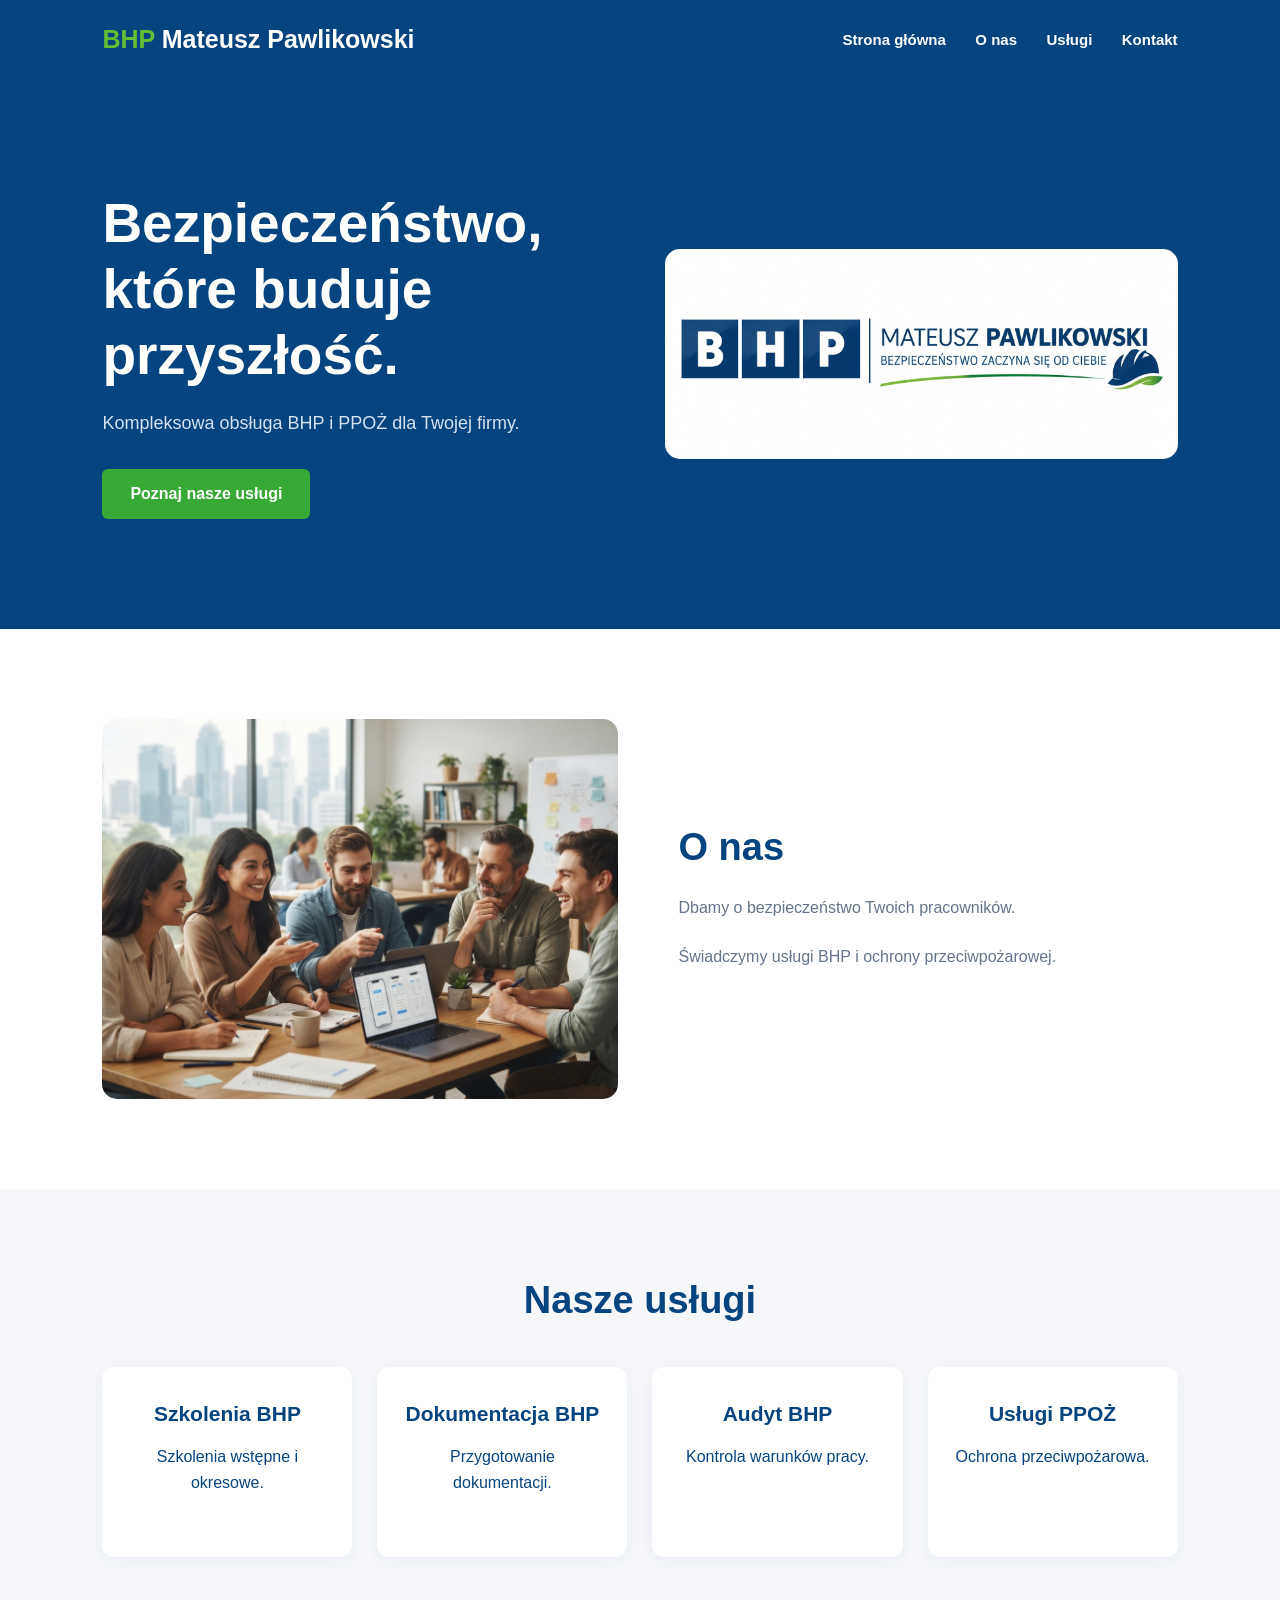
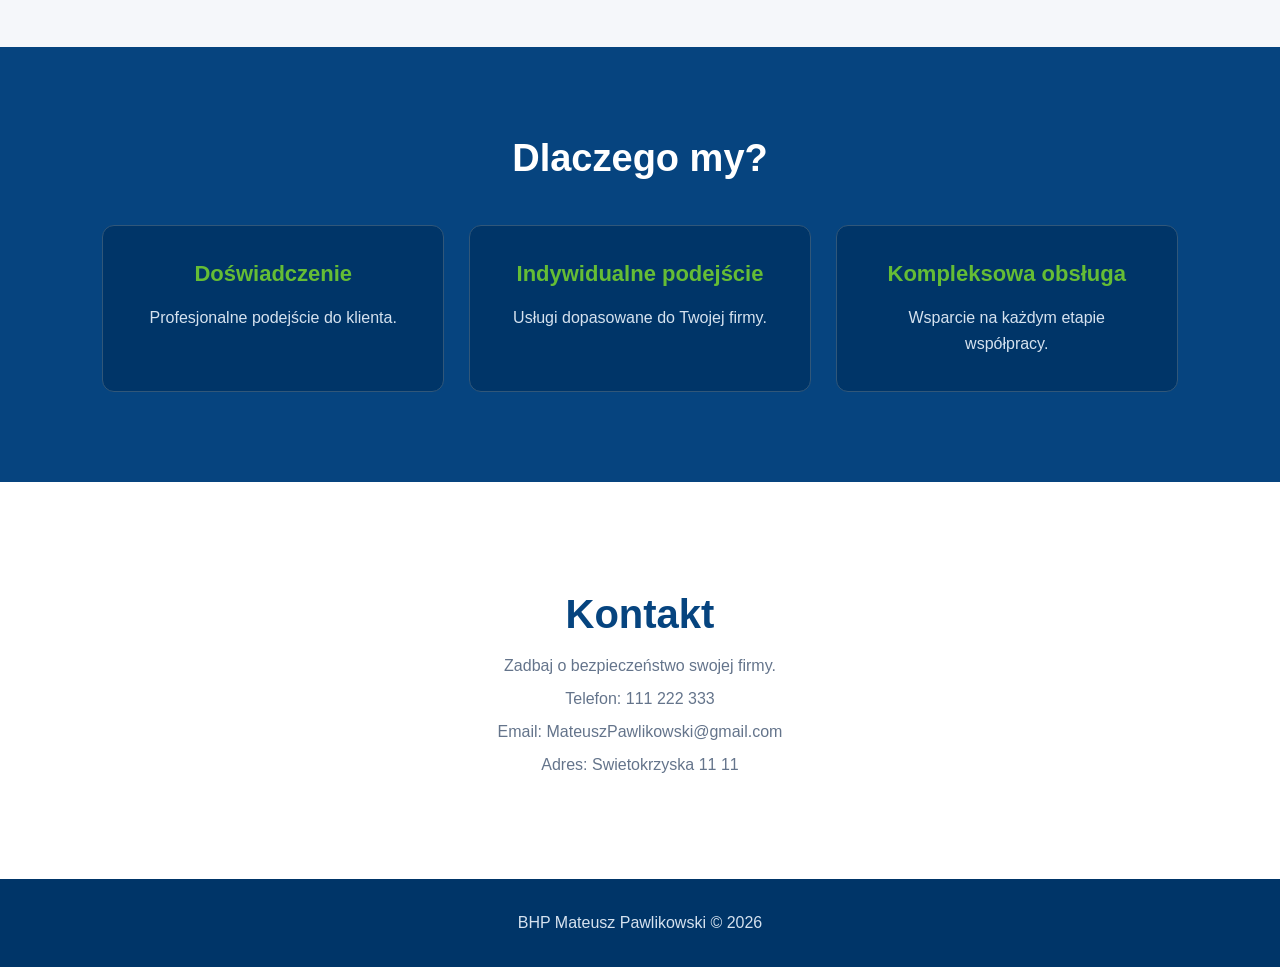
<file: index.html>
<!DOCTYPE html>
<html lang="pl">
<head>
    <meta charset="UTF-8">
    <meta name="viewport" content="width=device-width, initial-scale=1.0">
    <title>BHP Mateusz Pawlikowski</title>
    <link rel="stylesheet" href="style.css">
</head>
<body>

<header>
    <h2><span> BHP</span> Mateusz Pawlikowski</h2>

    <nav>
        <a href="#home"><strong>Strona główna</strong></a>
        <a href="#onas"><strong> O nas</strong></a>
        <a href="#uslugi"><strong>Usługi</strong></a>
        <a href="#kontakt"><strong>Kontakt</strong></a>
    </nav>
</header>

<main>

<section id="home" class="baner">
    <div>
        <h1>Bezpieczeństwo, które buduje przyszłość.</h1>
        <p>Kompleksowa obsługa BHP i PPOŻ dla Twojej firmy.</p>
        <a href="#uslugi">Poznaj nasze usługi</a>
    </div>

    <img src="banergotowy.jpeg" alt="Pracownik w kasku">
</section>

<section id="onas" class="onas">
    <img src="doonas.jpeg" alt="Pracownicy">

    <div>
        <h2>O nas</h2>
        <p>Dbamy o bezpieczeństwo Twoich pracowników.</p>
        <p>Świadczymy usługi BHP i ochrony przeciwpożarowej.</p>
    </div>
</section>

<section id="uslugi">
    <h2>Nasze usługi</h2>

    <div class="uslugi">

        <a href="szkoleniabhp.html">
            <article>
                <h3>Szkolenia BHP</h3>
                <p>Szkolenia wstępne i okresowe.</p>
            </article>
        </a>

        <a href="dokumentacjabhp.html">
            <article>
                <h3>Dokumentacja BHP</h3>
                <p>Przygotowanie dokumentacji.</p>
            </article>
        </a>

        <a href="audyty.html">
            <article>
                <h3>Audyt BHP</h3>
                <p>Kontrola warunków pracy.</p>
            </article>
        </a>

        <a href="uslugipp.html">
            <article>
                <h3>Usługi PPOŻ</h3>
                <p>Ochrona przeciwpożarowa.</p>
            </article>
        </a>

    </div>
</section>

<section class="dlaczego">
    <h2>Dlaczego my?</h2>

    <div class="zalety">
        <article>
            <h3>Doświadczenie</h3>
            <p>Profesjonalne podejście do klienta.</p>
        </article>

        <article>
            <h3>Indywidualne podejście</h3>
            <p>Usługi dopasowane do Twojej firmy.</p>
        </article>

        <article>
            <h3>Kompleksowa obsługa</h3>
            <p>Wsparcie na każdym etapie współpracy.</p>
        </article>
    </div>
</section>

<section id="kontakt" class="kontakt">
    <h2>Kontakt</h2>
    <p>Zadbaj o bezpieczeństwo swojej firmy.</p>
    <p>Telefon: 111 222 333 </p>
    <p>Email: MateuszPawlikowski@gmail.com</p>
    <p>Adres: Swietokrzyska 11 11</p>
</section>

</main>

<footer>
    <p>BHP Mateusz Pawlikowski © 2026</p>
</footer>

</body>
</html>
</file>
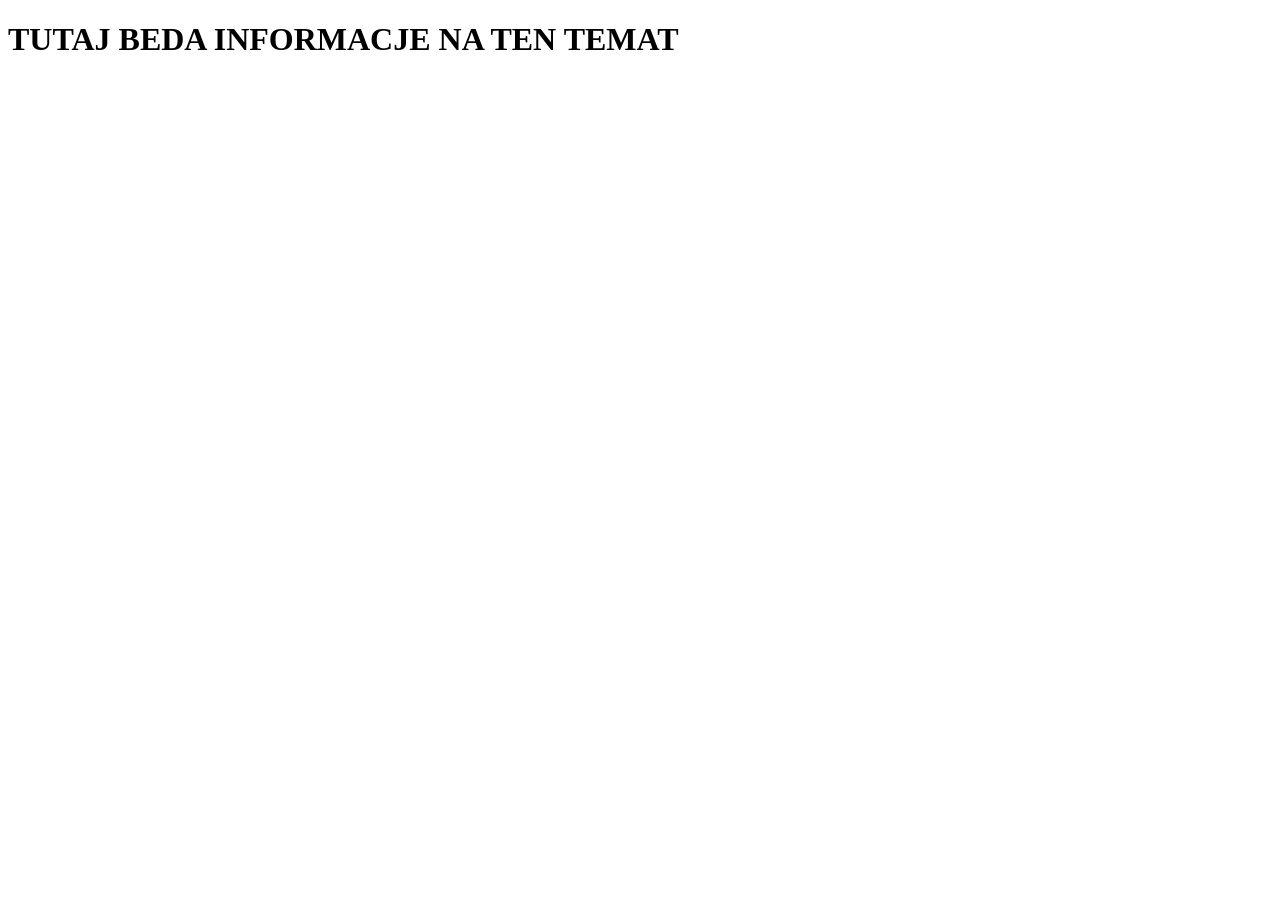
<file: audyty.html>
<!DOCTYPE html>
<html lang="en">
<head>
    <meta charset="UTF-8">
    <meta name="viewport" content="width=device-width, initial-scale=1.0">
    <meta http-equiv="X-UA-Compatible" content="ie=edge">
    <title>Document</title>
</head>
<body>
    <h1>TUTAJ BEDA INFORMACJE NA TEN TEMAT</h1>
</body>
</html>
</file>
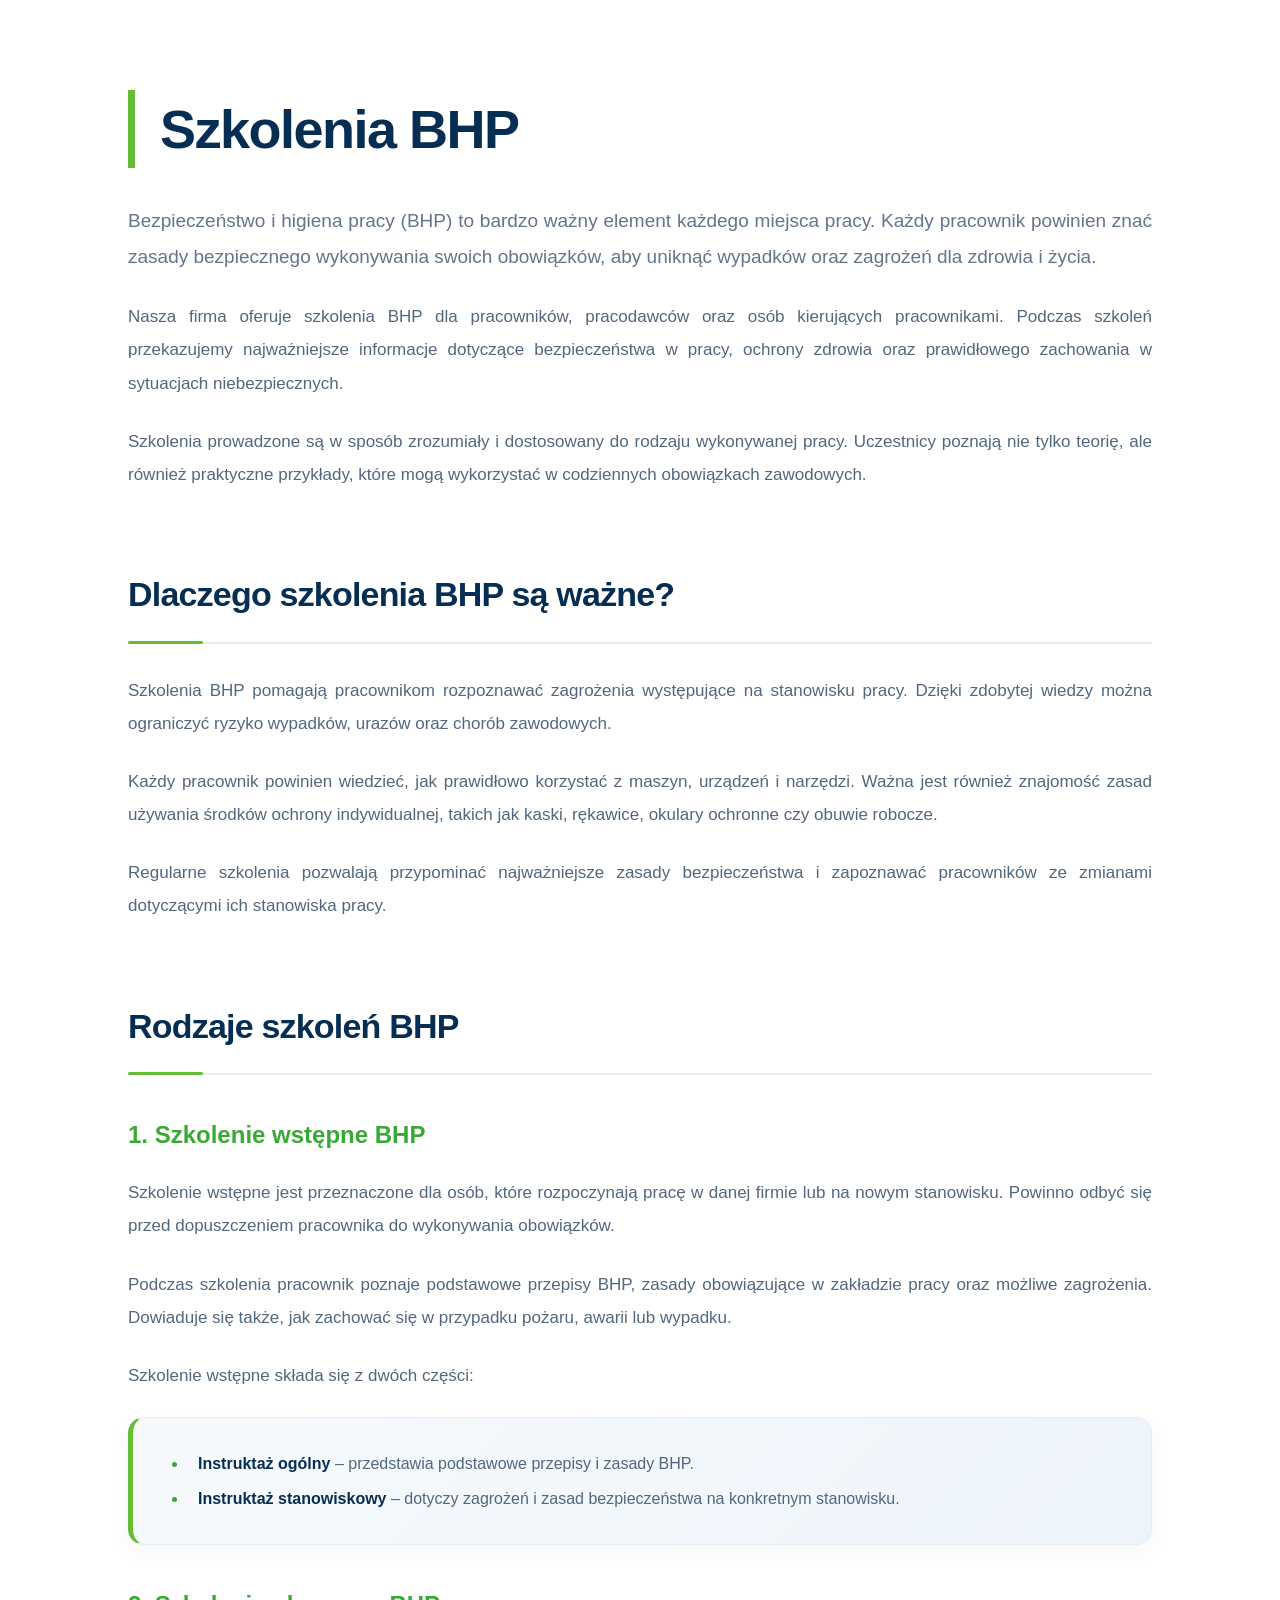
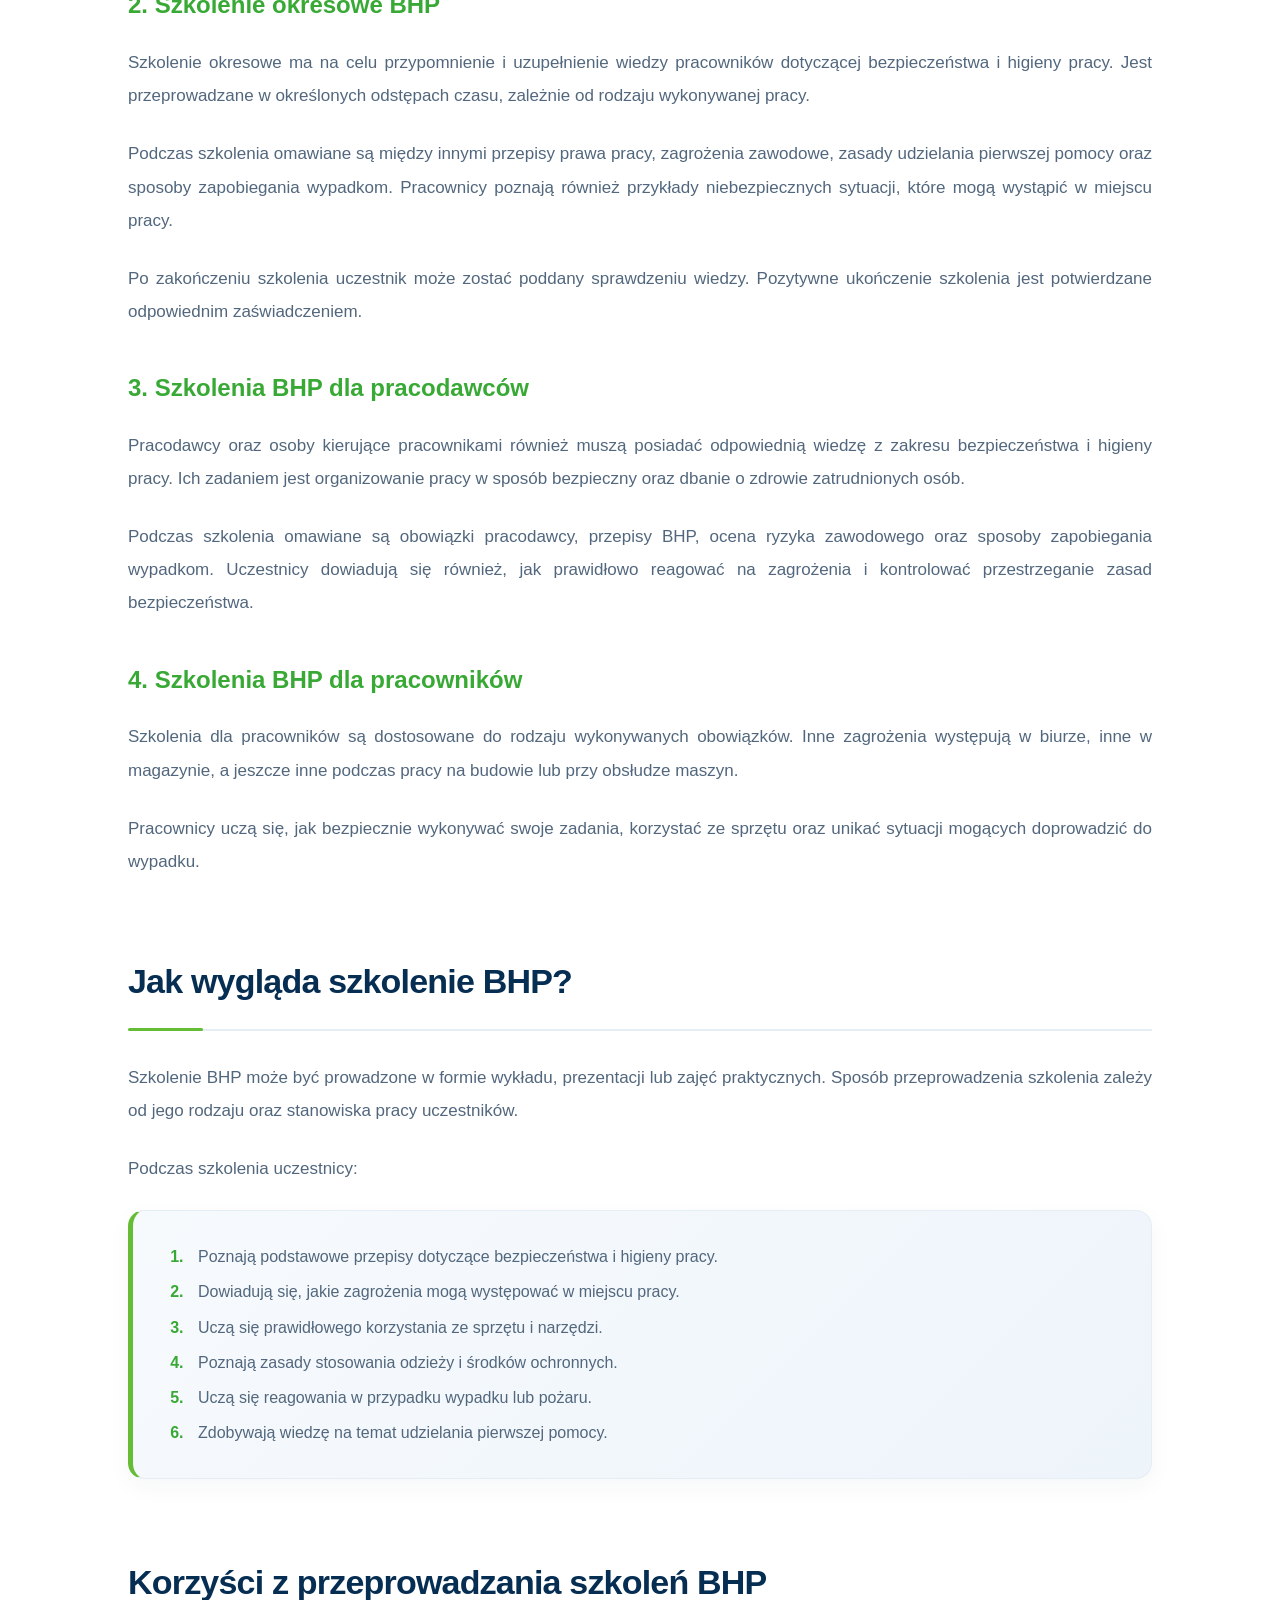
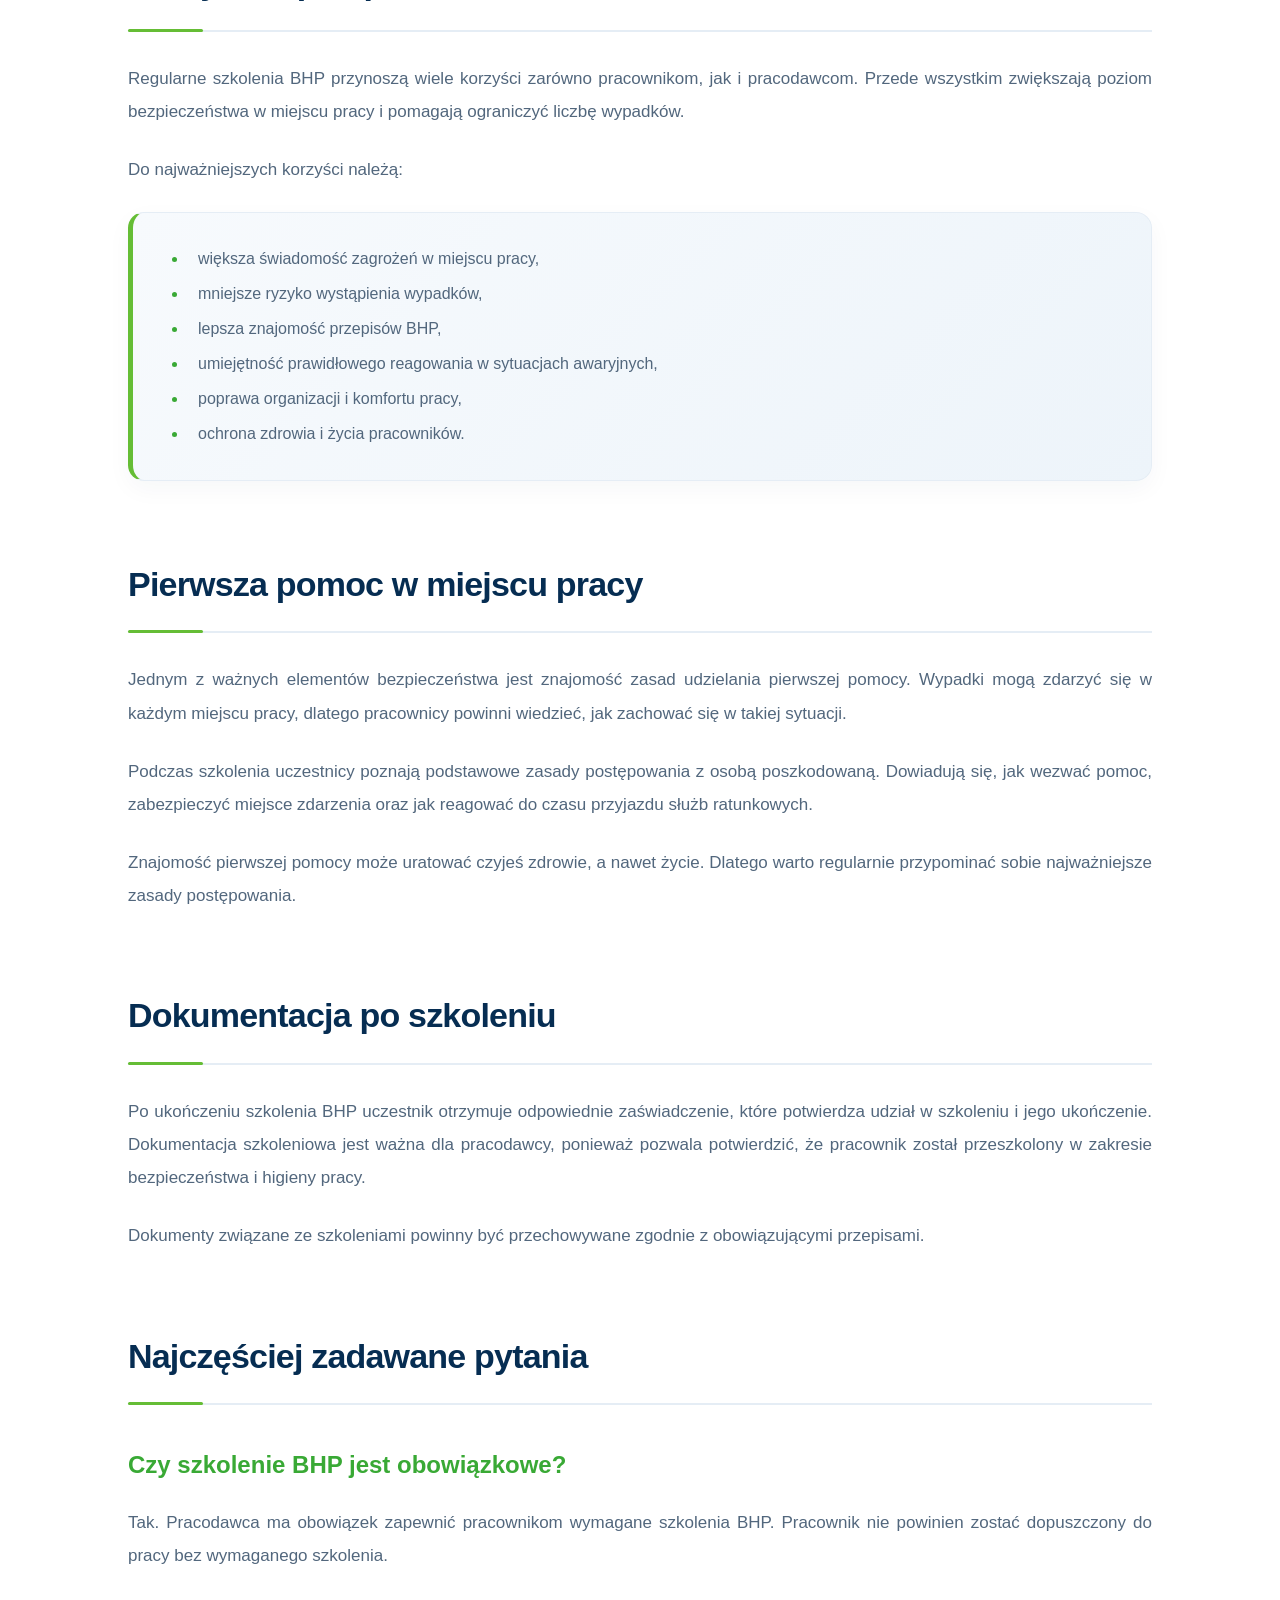
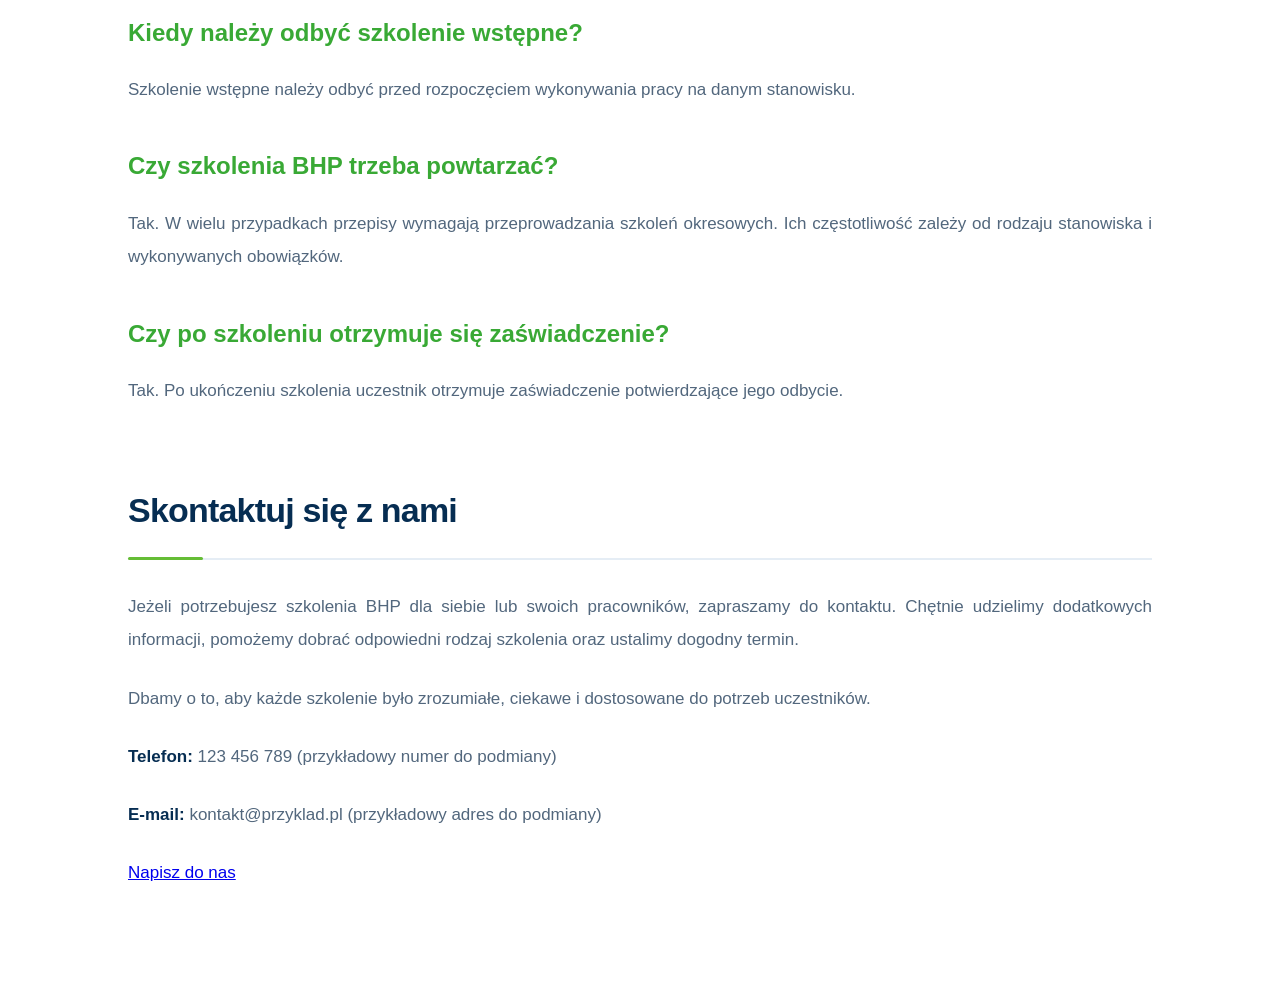
<file: szkoleniabhp.html>
<!DOCTYPE html>
<html lang="en">
<head>
    <meta charset="UTF-8">
    <meta name="viewport" content="width=device-width, initial-scale=1.0">
    <meta http-equiv="X-UA-Compatible" content="ie=edge">
    <title>Document</title>
    <link rel="stylesheet" href="style2.css">
</head>
<body>
    <main>

        <h1>Szkolenia BHP</h1>
    
        <p>
            Bezpieczeństwo i higiena pracy (BHP) to bardzo ważny element każdego miejsca pracy.
            Każdy pracownik powinien znać zasady bezpiecznego wykonywania swoich obowiązków,
            aby uniknąć wypadków oraz zagrożeń dla zdrowia i życia.
        </p>
    
        <p>
            Nasza firma oferuje szkolenia BHP dla pracowników, pracodawców oraz osób
            kierujących pracownikami. Podczas szkoleń przekazujemy najważniejsze informacje
            dotyczące bezpieczeństwa w pracy, ochrony zdrowia oraz prawidłowego zachowania
            w sytuacjach niebezpiecznych.
        </p>
    
        <p>
            Szkolenia prowadzone są w sposób zrozumiały i dostosowany do rodzaju wykonywanej
            pracy. Uczestnicy poznają nie tylko teorię, ale również praktyczne przykłady,
            które mogą wykorzystać w codziennych obowiązkach zawodowych.
        </p>
    
        <h2>Dlaczego szkolenia BHP są ważne?</h2>
    
        <p>
            Szkolenia BHP pomagają pracownikom rozpoznawać zagrożenia występujące
            na stanowisku pracy. Dzięki zdobytej wiedzy można ograniczyć ryzyko wypadków,
            urazów oraz chorób zawodowych.
        </p>
    
        <p>
            Każdy pracownik powinien wiedzieć, jak prawidłowo korzystać z maszyn,
            urządzeń i narzędzi. Ważna jest również znajomość zasad używania środków
            ochrony indywidualnej, takich jak kaski, rękawice, okulary ochronne
            czy obuwie robocze.
        </p>
    
        <p>
            Regularne szkolenia pozwalają przypominać najważniejsze zasady bezpieczeństwa
            i zapoznawać pracowników ze zmianami dotyczącymi ich stanowiska pracy.
        </p>
    
        <h2>Rodzaje szkoleń BHP</h2>
    
        <h3>1. Szkolenie wstępne BHP</h3>
    
        <p>
            Szkolenie wstępne jest przeznaczone dla osób, które rozpoczynają pracę
            w danej firmie lub na nowym stanowisku. Powinno odbyć się przed dopuszczeniem
            pracownika do wykonywania obowiązków.
        </p>
    
        <p>
            Podczas szkolenia pracownik poznaje podstawowe przepisy BHP, zasady
            obowiązujące w zakładzie pracy oraz możliwe zagrożenia. Dowiaduje się także,
            jak zachować się w przypadku pożaru, awarii lub wypadku.
        </p>
    
        <p>Szkolenie wstępne składa się z dwóch części:</p>
    
        <ul>
            <li><strong>Instruktaż ogólny</strong> – przedstawia podstawowe przepisy i zasady BHP.</li>
            <li><strong>Instruktaż stanowiskowy</strong> – dotyczy zagrożeń i zasad bezpieczeństwa na konkretnym stanowisku.</li>
        </ul>
    
        <h3>2. Szkolenie okresowe BHP</h3>
    
        <p>
            Szkolenie okresowe ma na celu przypomnienie i uzupełnienie wiedzy pracowników
            dotyczącej bezpieczeństwa i higieny pracy. Jest przeprowadzane w określonych
            odstępach czasu, zależnie od rodzaju wykonywanej pracy.
        </p>
    
        <p>
            Podczas szkolenia omawiane są między innymi przepisy prawa pracy, zagrożenia
            zawodowe, zasady udzielania pierwszej pomocy oraz sposoby zapobiegania wypadkom.
            Pracownicy poznają również przykłady niebezpiecznych sytuacji, które mogą
            wystąpić w miejscu pracy.
        </p>
    
        <p>
            Po zakończeniu szkolenia uczestnik może zostać poddany sprawdzeniu wiedzy.
            Pozytywne ukończenie szkolenia jest potwierdzane odpowiednim zaświadczeniem.
        </p>
    
        <h3>3. Szkolenia BHP dla pracodawców</h3>
    
        <p>
            Pracodawcy oraz osoby kierujące pracownikami również muszą posiadać odpowiednią
            wiedzę z zakresu bezpieczeństwa i higieny pracy. Ich zadaniem jest organizowanie
            pracy w sposób bezpieczny oraz dbanie o zdrowie zatrudnionych osób.
        </p>
    
        <p>
            Podczas szkolenia omawiane są obowiązki pracodawcy, przepisy BHP, ocena ryzyka
            zawodowego oraz sposoby zapobiegania wypadkom. Uczestnicy dowiadują się również,
            jak prawidłowo reagować na zagrożenia i kontrolować przestrzeganie zasad
            bezpieczeństwa.
        </p>
    
        <h3>4. Szkolenia BHP dla pracowników</h3>
    
        <p>
            Szkolenia dla pracowników są dostosowane do rodzaju wykonywanych obowiązków.
            Inne zagrożenia występują w biurze, inne w magazynie, a jeszcze inne podczas
            pracy na budowie lub przy obsłudze maszyn.
        </p>
    
        <p>
            Pracownicy uczą się, jak bezpiecznie wykonywać swoje zadania, korzystać
            ze sprzętu oraz unikać sytuacji mogących doprowadzić do wypadku.
        </p>
    
        <h2>Jak wygląda szkolenie BHP?</h2>
    
        <p>
            Szkolenie BHP może być prowadzone w formie wykładu, prezentacji lub zajęć
            praktycznych. Sposób przeprowadzenia szkolenia zależy od jego rodzaju
            oraz stanowiska pracy uczestników.
        </p>
    
        <p>Podczas szkolenia uczestnicy:</p>
    
        <ol>
            <li>Poznają podstawowe przepisy dotyczące bezpieczeństwa i higieny pracy.</li>
            <li>Dowiadują się, jakie zagrożenia mogą występować w miejscu pracy.</li>
            <li>Uczą się prawidłowego korzystania ze sprzętu i narzędzi.</li>
            <li>Poznają zasady stosowania odzieży i środków ochronnych.</li>
            <li>Uczą się reagowania w przypadku wypadku lub pożaru.</li>
            <li>Zdobywają wiedzę na temat udzielania pierwszej pomocy.</li>
        </ol>
    
        <h2>Korzyści z przeprowadzania szkoleń BHP</h2>
    
        <p>
            Regularne szkolenia BHP przynoszą wiele korzyści zarówno pracownikom,
            jak i pracodawcom. Przede wszystkim zwiększają poziom bezpieczeństwa
            w miejscu pracy i pomagają ograniczyć liczbę wypadków.
        </p>
    
        <p>Do najważniejszych korzyści należą:</p>
    
        <ul>
            <li>większa świadomość zagrożeń w miejscu pracy,</li>
            <li>mniejsze ryzyko wystąpienia wypadków,</li>
            <li>lepsza znajomość przepisów BHP,</li>
            <li>umiejętność prawidłowego reagowania w sytuacjach awaryjnych,</li>
            <li>poprawa organizacji i komfortu pracy,</li>
            <li>ochrona zdrowia i życia pracowników.</li>
        </ul>
    
        <h2>Pierwsza pomoc w miejscu pracy</h2>
    
        <p>
            Jednym z ważnych elementów bezpieczeństwa jest znajomość zasad udzielania
            pierwszej pomocy. Wypadki mogą zdarzyć się w każdym miejscu pracy, dlatego
            pracownicy powinni wiedzieć, jak zachować się w takiej sytuacji.
        </p>
    
        <p>
            Podczas szkolenia uczestnicy poznają podstawowe zasady postępowania
            z osobą poszkodowaną. Dowiadują się, jak wezwać pomoc, zabezpieczyć miejsce
            zdarzenia oraz jak reagować do czasu przyjazdu służb ratunkowych.
        </p>
    
        <p>
            Znajomość pierwszej pomocy może uratować czyjeś zdrowie, a nawet życie.
            Dlatego warto regularnie przypominać sobie najważniejsze zasady postępowania.
        </p>
    
        <h2>Dokumentacja po szkoleniu</h2>
    
        <p>
            Po ukończeniu szkolenia BHP uczestnik otrzymuje odpowiednie zaświadczenie,
            które potwierdza udział w szkoleniu i jego ukończenie. Dokumentacja szkoleniowa
            jest ważna dla pracodawcy, ponieważ pozwala potwierdzić, że pracownik został
            przeszkolony w zakresie bezpieczeństwa i higieny pracy.
        </p>
    
        <p>
            Dokumenty związane ze szkoleniami powinny być przechowywane zgodnie
            z obowiązującymi przepisami.
        </p>
    
        <h2>Najczęściej zadawane pytania</h2>
    
        <h3>Czy szkolenie BHP jest obowiązkowe?</h3>
    
        <p>
            Tak. Pracodawca ma obowiązek zapewnić pracownikom wymagane szkolenia BHP.
            Pracownik nie powinien zostać dopuszczony do pracy bez wymaganego szkolenia.
        </p>
    
        <h3>Kiedy należy odbyć szkolenie wstępne?</h3>
    
        <p>
            Szkolenie wstępne należy odbyć przed rozpoczęciem wykonywania pracy
            na danym stanowisku.
        </p>
    
        <h3>Czy szkolenia BHP trzeba powtarzać?</h3>
    
        <p>
            Tak. W wielu przypadkach przepisy wymagają przeprowadzania szkoleń okresowych.
            Ich częstotliwość zależy od rodzaju stanowiska i wykonywanych obowiązków.
        </p>
    
        <h3>Czy po szkoleniu otrzymuje się zaświadczenie?</h3>
    
        <p>
            Tak. Po ukończeniu szkolenia uczestnik otrzymuje zaświadczenie potwierdzające
            jego odbycie.
        </p>
    
        <h2>Skontaktuj się z nami</h2>
    
        <p>
            Jeżeli potrzebujesz szkolenia BHP dla siebie lub swoich pracowników,
            zapraszamy do kontaktu. Chętnie udzielimy dodatkowych informacji,
            pomożemy dobrać odpowiedni rodzaj szkolenia oraz ustalimy dogodny termin.
        </p>
    
        <p>
            Dbamy o to, aby każde szkolenie było zrozumiałe, ciekawe i dostosowane
            do potrzeb uczestników.
        </p>
    
        <p><strong>Telefon:</strong> 123 456 789 (przykładowy numer do podmiany)</p>
    
        <p><strong>E-mail:</strong> kontakt@przyklad.pl (przykładowy adres do podmiany)</p>
    
        <p>
            <a href="mailto:kontakt@przyklad.pl">Napisz do nas</a>
        </p>
    
    </main>
</body>
</html>
</file>
<file: style.css>
* {
    margin: 0;
    padding: 0;
    box-sizing: border-box;
}

html {
    scroll-behavior: smooth;
}

body {
    font-family: Arial, sans-serif;
    background-color: #F5F7FA;
    color: #06447F;
}

header {
    background-color: #06447F;
    color: white;
    padding: 25px 8%;
    display: flex;
    justify-content: space-between;
    align-items: center;
}

header h2 {
    font-size: 25px;
}

header h2 span {
    color: #65BD35;
}

nav a {
    color: white;
    text-decoration: none;
    margin-left: 25px;
    font-size: 15px;
}

nav a:hover {
    color: #65BD35;
}

section {
    padding: 90px 8%;
}

/* BANER */

.baner {
    background-color: #06447F;
    color: white;
    display: flex;
    align-items: center;
    justify-content: space-between;
    gap: 50px;
    min-height: 550px;
}

.baner div {
    width: 50%;
    min-width: 0;
    flex: 1;
}

.baner h1 {
    font-size: 55px;
    line-height: 1.2;
    margin-bottom: 25px;
}

.baner p {
    color: #D5E2EF;
    font-size: 18px;
    margin-bottom: 35px;
}

.baner a {
    display: inline-block;
    background-color: #39A935;
    color: white;
    padding: 16px 28px;
    border-radius: 6px;
    text-decoration: none;
    font-weight: bold;
}

.baner a:hover {
    background-color: #65BD35;
}

.baner img {
    width: 50%;
    max-width: 50%;
    min-width: 0;
    height: auto;
    object-fit: contain;
    border-radius: 15px;
    flex: 1;
}

/* O NAS */

.onas {
    background-color: white;
    display: flex;
    align-items: center;
    gap: 60px;
}

.onas img {
    width: 48%;
    height: 380px;
    object-fit: cover;
    border-radius: 15px;
}

.onas h2 {
    font-size: 38px;
    margin-bottom: 25px;
}

.onas p {
    color: #64748b;
    line-height: 1.8;
    margin-bottom: 20px;
}

/* USLUGI */

#uslugi {
    text-align: center;
}

#uslugi > h2 {
    font-size: 38px;
    margin-bottom: 45px;
}

.uslugi {
    display: flex;
    gap: 25px;
}

.uslugi a {
    width: 25%;
    text-decoration: none;
    color: #06447F;
}

.uslugi article {
    background-color: white;
    padding: 35px 25px;
    min-height: 190px;
    border-radius: 12px;
    border-bottom: 4px solid transparent;
    box-shadow: 0 5px 20px rgba(0, 53, 104, 0.05);
    transition: 0.3s;
}

.uslugi article:hover {
    transform: translateY(-8px);
    border-bottom: 4px solid #39A935;
    box-shadow: 0 10px 25px rgba(0, 53, 104, 0.12);
}

.uslugi h3 {
    font-size: 21px;
    margin-bottom: 18px;
}

.uslugi p {
    color: #06447F;
    line-height: 1.6;
}

/* DLACZEGO MY */

.dlaczego {
    background-color: #06447F;
    color: white;
    text-align: center;
}

.dlaczego h2 {
    font-size: 38px;
    margin-bottom: 45px;
}

.zalety {
    display: flex;
    gap: 25px;
}

.zalety article {
    background-color: #003568;
    border: 1px solid #315779;
    padding: 35px;
    width: 33%;
    border-radius: 12px;
    transition: 0.3s;
}

.zalety article:hover {
    border-color: #39A935;
    transform: translateY(-5px);
}

.zalety h3 {
    color: #65BD35;
    font-size: 22px;
    margin-bottom: 18px;
}

.zalety p {
    color: #D5E2EF;
    line-height: 1.6;
}

/* KONTAKT */

.kontakt {
    background-color: white;
    text-align: center;
}

.kontakt h2 {
    font-size: 40px;
    margin: 20px 0;
}

.kontakt p {
    margin: 15px;
    color: #64748b;
}

.kontakt p:first-child {
    color: #39A935;
    font-weight: bold;
}

/* STOPKA */

footer {
    background-color: #003568;
    color: white;
    padding: 35px 8%;
    text-align: center;
}

footer p {
    color: #D5E2EF;
}

/* SZKOLENIA BHP */

.szkolenia {
    background-color: white;
    padding: 70px 8%;
}

.szkolenia h1 {
    font-size: 42px;
    margin-bottom: 25px;
    color: #06447F;
}

.szkolenia h2 {
    font-size: 30px;
    margin-top: 45px;
    margin-bottom: 20px;
    color: #06447F;
}

.szkolenia h3 {
    font-size: 22px;
    margin-top: 30px;
    margin-bottom: 15px;
    color: #39A935;
}

.szkolenia p {
    color: #64748b;
    font-size: 16px;
    line-height: 1.8;
    margin-bottom: 20px;
}

.szkolenia ul,
.szkolenia ol {
    margin-left: 30px;
    margin-bottom: 25px;
    color: #64748b;
    line-height: 2;
}

.szkolenia li {
    padding-left: 5px;
}

.szkolenia strong {
    color: #06447F;
}

.szkolenia a {
    color: #39A935;
    text-decoration: none;
    font-weight: bold;
}

.szkolenia a:hover {
    color: #06447F;
    text-decoration: underline;
}

/* KONTAKT NA PODSTRONIE */

.szkolenia-kontakt {
    background-color: #06447F;
    color: white;
    padding: 50px 8%;
    text-align: center;
}

.szkolenia-kontakt h2 {
    font-size: 32px;
    margin-bottom: 20px;
}

.szkolenia-kontakt p {
    color: #D5E2EF;
    line-height: 1.8;
    margin-bottom: 15px;
}

.szkolenia-kontakt a {
    display: inline-block;
    background-color: #39A935;
    color: white;
    padding: 14px 25px;
    margin-top: 15px;
    border-radius: 6px;
    text-decoration: none;
}

.szkolenia-kontakt a:hover {
    background-color: #65BD35;
}






/* TELEFONY */

@media (max-width: 800px) {

    .baner {
        flex-direction: column;
        min-height: auto;
        padding: 45px 6%;
        gap: 25px;
        width: 100%;
    }

    .baner div {
        width: 100%;
        flex: none;
        text-align: center;
    }

    .baner img {
        width: 100%;
        max-width: 100%;
        height: auto;
        max-height: 220px;
        object-fit: contain;
        flex: none;
    }

    .baner h1 {
        font-size: 32px;
    }

    .baner p {
        font-size: 16px;
    }

    .onas {
        flex-direction: column;
    }

    .onas img {
        width: 100%;
        height: 280px;
    }

    .uslugi,
    .zalety {
        flex-direction: column;
    }

    .uslugi a,
    .zalety article {
        width: 100%;
    }

    section {
        padding: 55px 6%;
    }

}

@media (max-width: 480px) {

    .baner h1 {
        font-size: 27px;
    }

    .baner img {
        max-height: 180px;
    }

}
</file>
<file: style2.css>
/* =========================================
   NOWOCZESNY DESIGN - STRONA SZKOLENIOWA
   ========================================= */

   :root {
    --navy: #062D52;
    --navy-dark: #031D36;
    --blue: #06447F;
    --green: #65BD35;
    --green-dark: #39A935;
    --background: #F3F6FA;
    --white: #FFFFFF;
    --text: #52677D;
    --border: #E5EDF5;
    --shadow: 0 15px 40px rgba(3, 29, 54, 0.08);
    --shadow-hover: 0 20px 45px rgba(3, 29, 54, 0.14);
    --radius: 16px;
}

/* RESET */

* {
    margin: 0;
    padding: 0;
    box-sizing: border-box;
}

html {
    scroll-behavior: smooth;
    scroll-padding-top: 30px;
}

body {
    font-family: 'Arial', sans-serif;
    background: var(--background);
    color: var(--blue);
    line-height: 1.7;
    overflow-x: hidden;
}

/* PASEK PRZEWIJANIA */

::-webkit-scrollbar {
    width: 10px;
}

::-webkit-scrollbar-track {
    background: #EAF0F6;
}

::-webkit-scrollbar-thumb {
    background: var(--blue);
    border-radius: 20px;
}

::-webkit-scrollbar-thumb:hover {
    background: var(--green-dark);
}

/* ZAZNACZANIE TEKSTU */

::selection {
    background: var(--green);
    color: white;
}

/* =========================================
   NAGŁÓWEK
   ========================================= */

header {
    position: sticky;
    top: 0;
    z-index: 1000;

    background: rgba(3, 29, 54, 0.96);
    backdrop-filter: blur(15px);

    color: white;
    padding: 22px 8%;

    display: flex;
    justify-content: space-between;
    align-items: center;

    box-shadow: 0 5px 25px rgba(0, 0, 0, 0.12);
    border-bottom: 1px solid rgba(255,255,255,0.08);
}

header h2 {
    font-size: 26px;
    font-weight: 800;
    letter-spacing: -0.8px;
}

header h2 span {
    color: var(--green);
}

nav {
    display: flex;
    align-items: center;
    gap: 12px;
}

nav a {
    position: relative;
    color: #EAF2FA;
    text-decoration: none;

    margin-left: 12px;
    font-size: 15px;
    font-weight: 600;

    padding: 10px 15px;
    border-radius: 8px;

    transition: all 0.3s ease;
}

nav a::after {
    content: "";
    position: absolute;
    bottom: 4px;
    left: 15px;

    width: 0;
    height: 2px;
    background: var(--green);

    transition: width 0.3s ease;
}

nav a:hover {
    color: var(--green);
    background: rgba(255,255,255,0.06);
}

nav a:hover::after {
    width: calc(100% - 30px);
}

/* =========================================
   GŁÓWNA CZĘŚĆ
   ========================================= */

main {
    position: relative;

    background: var(--white);
    padding: 90px 10%;

    max-width: 1500px;
    margin: 0 auto;

    box-shadow: 0 0 50px rgba(6, 45, 82, 0.035);
}

main h1 {
    position: relative;

    font-size: clamp(36px, 5vw, 54px);
    line-height: 1.15;
    font-weight: 800;
    letter-spacing: -1.5px;

    color: var(--navy);
    margin-bottom: 35px;

    border-left: 7px solid var(--green);
    padding: 8px 0 8px 25px;
}

main h2 {
    position: relative;

    font-size: 34px;
    font-weight: 800;
    letter-spacing: -0.8px;

    color: var(--navy);

    margin-top: 75px;
    margin-bottom: 30px;
    padding-bottom: 18px;

    border-bottom: 2px solid var(--border);
}

main h2::after {
    content: "";
    position: absolute;

    bottom: -2px;
    left: 0;

    width: 75px;
    height: 3px;

    background: var(--green);
    border-radius: 10px;
}

main h3 {
    font-size: 24px;
    font-weight: 750;

    color: var(--green-dark);

    margin-top: 40px;
    margin-bottom: 20px;
}

main p {
    color: var(--text);
    font-size: 17px;
    line-height: 1.95;

    margin-bottom: 25px;
    text-align: justify;
}

main h1 + p {
    font-size: 19px;
    color: #64748B;
    line-height: 1.9;
}

/* POGRUBIENIA */

main strong {
    color: var(--navy);
    font-weight: 750;
}

/* =========================================
   LISTY
   ========================================= */

main ul,
main ol {
    margin: 25px 0 35px 0;
    padding: 28px 30px 28px 55px;

    background: linear-gradient(135deg, #F7FAFD, #EDF4FA);

    border: 1px solid #E5EDF5;
    border-left: 5px solid var(--green);

    border-radius: var(--radius);

    color: var(--text);
    line-height: 2.2;
    font-size: 16px;

    box-shadow: 0 8px 25px rgba(6, 45, 82, 0.04);
}

main li {
    padding-left: 10px;
    transition: all 0.2s ease;
}

main li::marker {
    color: var(--green-dark);
    font-weight: bold;
}

main li:hover {
    color: var(--navy);
    transform: translateX(4px);
}

/* =========================================
   SEKCJA KONTAKTOWA
   ========================================= */

.szkolenia-kontakt {
    position: relative;
    overflow: hidden;

    background: linear-gradient(
        135deg,
        #06447F 0%,
        #003568 55%,
        #031D36 100%
    );

    color: white;

    padding: 90px 10%;
    text-align: center;
}

/* Dekoracyjne koła */

.szkolenia-kontakt::before {
    content: "";
    position: absolute;

    width: 350px;
    height: 350px;

    top: -180px;
    right: -100px;

    border-radius: 50%;
    background: rgba(101, 189, 53, 0.12);
}

.szkolenia-kontakt::after {
    content: "";
    position: absolute;

    width: 250px;
    height: 250px;

    bottom: -150px;
    left: -70px;

    border-radius: 50%;
    background: rgba(255,255,255,0.06);
}

.szkolenia-kontakt h2 {
    position: relative;
    z-index: 1;

    font-size: 40px;
    font-weight: 800;

    margin-bottom: 25px;
    color: white;

    border: none;
}

.szkolenia-kontakt p {
    position: relative;
    z-index: 1;

    color: #D5E2EF;
    font-size: 18px;
    line-height: 1.9;

    margin-bottom: 20px;
    text-align: center;
}

/* PRZYCISK KONTAKTOWY */

.szkolenia-kontakt a {
    position: relative;
    z-index: 2;

    display: inline-block;

    background: linear-gradient(
        135deg,
        #65BD35,
        #39A935
    );

    color: white;

    padding: 18px 42px;
    margin-top: 25px;

    border-radius: 10px;
    border: 1px solid rgba(255,255,255,0.15);

    text-decoration: none;
    font-size: 16px;
    font-weight: 800;
    letter-spacing: 0.3px;

    box-shadow: 0 8px 25px rgba(57,169,53,0.3);

    transition: all 0.3s ease;
}

.szkolenia-kontakt a:hover {
    background: linear-gradient(
        135deg,
        #78D347,
        #4BC443
    );

    transform: translateY(-5px);

    box-shadow: 0 15px 35px rgba(57,169,53,0.4);
}

/* =========================================
   STOPKA
   ========================================= */

footer {
    background: #021B32;

    color: white;
    padding: 35px 8%;

    text-align: center;

    border-top: 3px solid var(--green);
}

footer p {
    color: #B9CADD;
    font-size: 14px;
    letter-spacing: 0.3px;
    margin: 0;
}

/* =========================================
   ANIMACJE
   ========================================= */

@keyframes fadeIn {
    from {
        opacity: 0;
        transform: translateY(20px);
    }

    to {
        opacity: 1;
        transform: translateY(0);
    }
}

main {
    animation: fadeIn 0.7s ease-out;
}

/* =========================================
   TABLETY I TELEFONY
   ========================================= */

@media (max-width: 800px) {

    header {
        position: relative;

        flex-direction: column;
        gap: 20px;

        padding: 25px 5%;
        text-align: center;
    }

    header h2 {
        font-size: 24px;
    }

    nav {
        flex-wrap: wrap;
        justify-content: center;
        gap: 8px;
    }

    nav a {
        margin: 0;
        font-size: 14px;
        padding: 9px 12px;
    }

    main {
        padding: 55px 6%;
    }

    main h1 {
        font-size: 36px;
        padding-left: 18px;
    }

    main h2 {
        font-size: 28px;
        margin-top: 50px;
    }

    main h3 {
        font-size: 21px;
    }

    main p {
        font-size: 16px;
        text-align: left;
        line-height: 1.8;
    }

    main ul,
    main ol {
        padding: 22px 20px 22px 42px;
        font-size: 15px;
    }

    .szkolenia-kontakt {
        padding: 65px 6%;
    }

    .szkolenia-kontakt h2 {
        font-size: 30px;
    }

    .szkolenia-kontakt p {
        font-size: 16px;
    }
}

/* =========================================
   MAŁE TELEFONY
   ========================================= */

@media (max-width: 480px) {

    header h2 {
        font-size: 21px;
    }

    nav {
        gap: 5px;
    }

    nav a {
        font-size: 13px;
        padding: 8px 9px;
    }

    main {
        padding: 40px 5%;
    }

    main h1 {
        font-size: 30px;
    }

    main h2 {
        font-size: 24px;
    }

    main h3 {
        font-size: 19px;
    }

    main ul,
    main ol {
        padding: 18px 15px 18px 35px;
    }

    .szkolenia-kontakt h2 {
        font-size: 26px;
    }

    .szkolenia-kontakt a {
        padding: 16px 28px;
        width: 100%;
        max-width: 300px;
    }
}

/* =========================================
   DOSTĘPNOŚĆ - MNIEJ ANIMACJI
   ========================================= */

@media (prefers-reduced-motion: reduce) {
    *,
    *::before,
    *::after {
        scroll-behavior: auto !important;
        animation-duration: 0.01ms !important;
        transition-duration: 0.01ms !important;
    }
}
</file>
